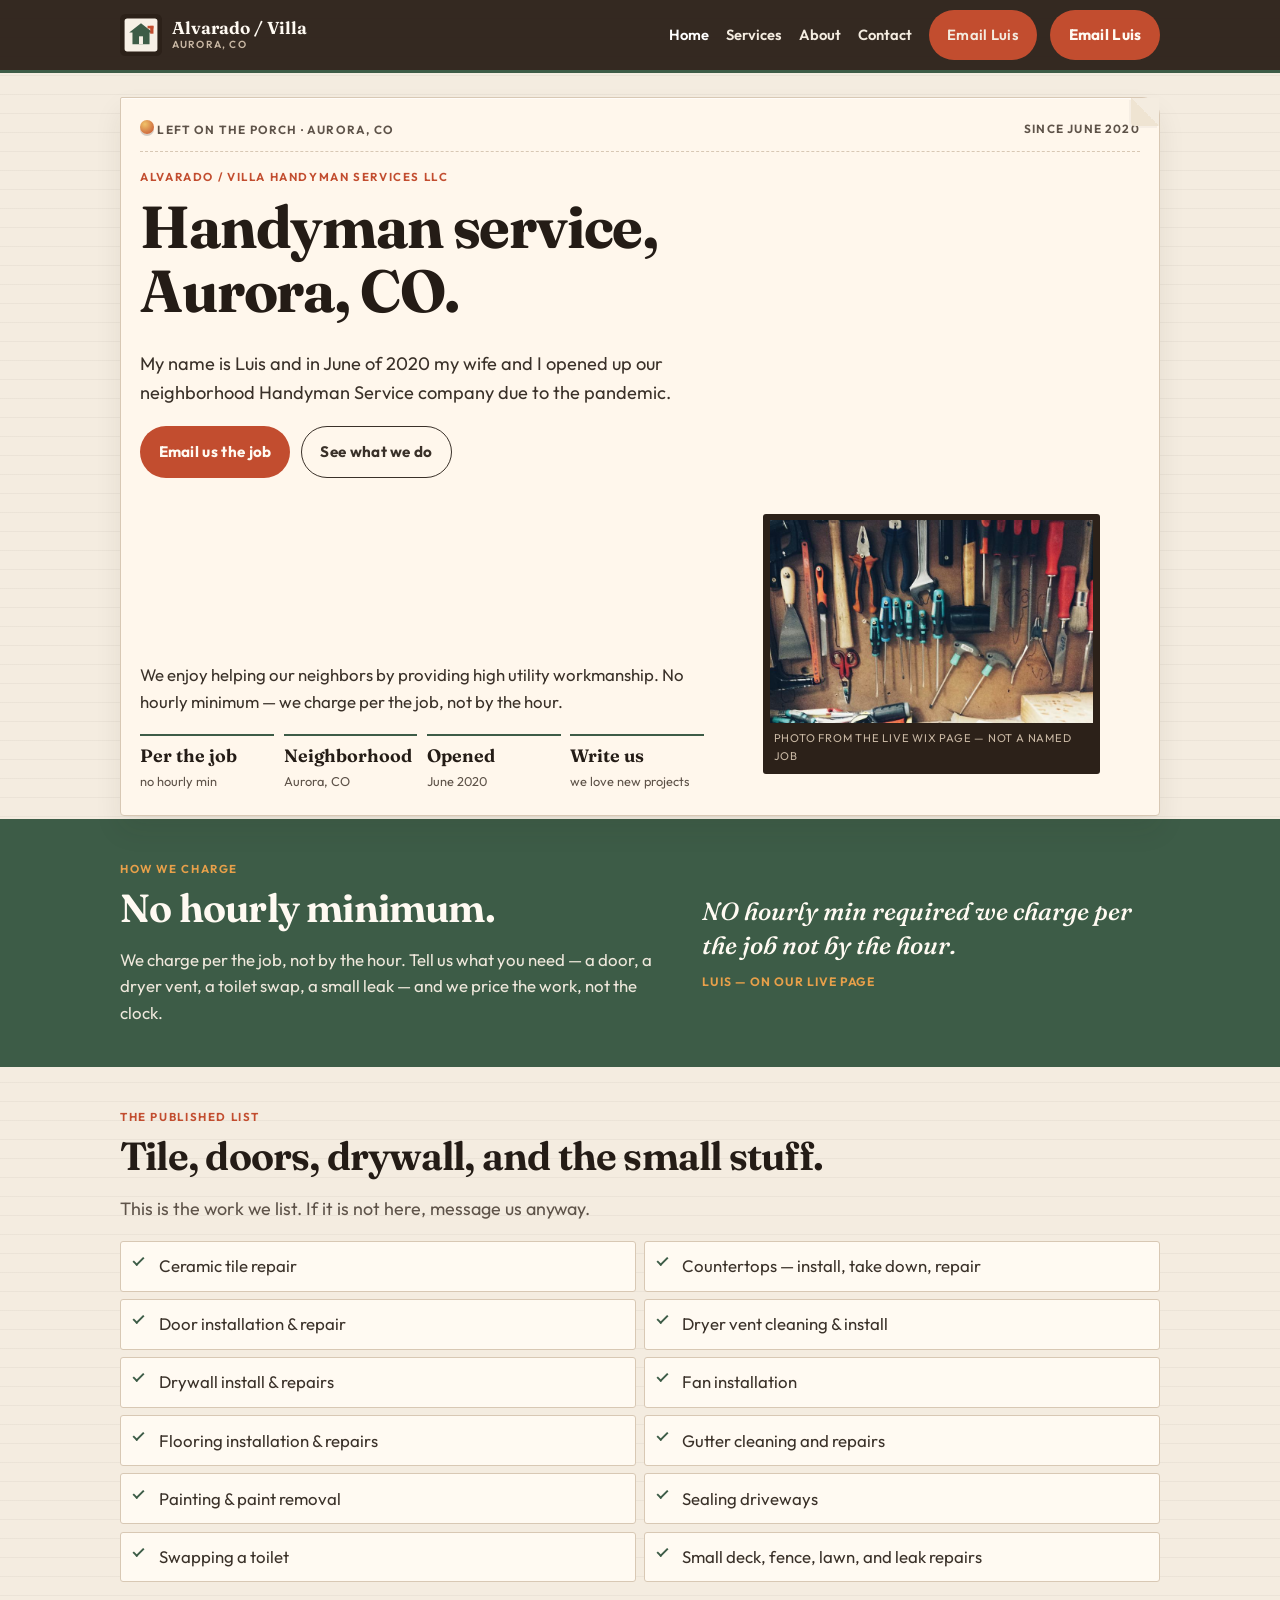
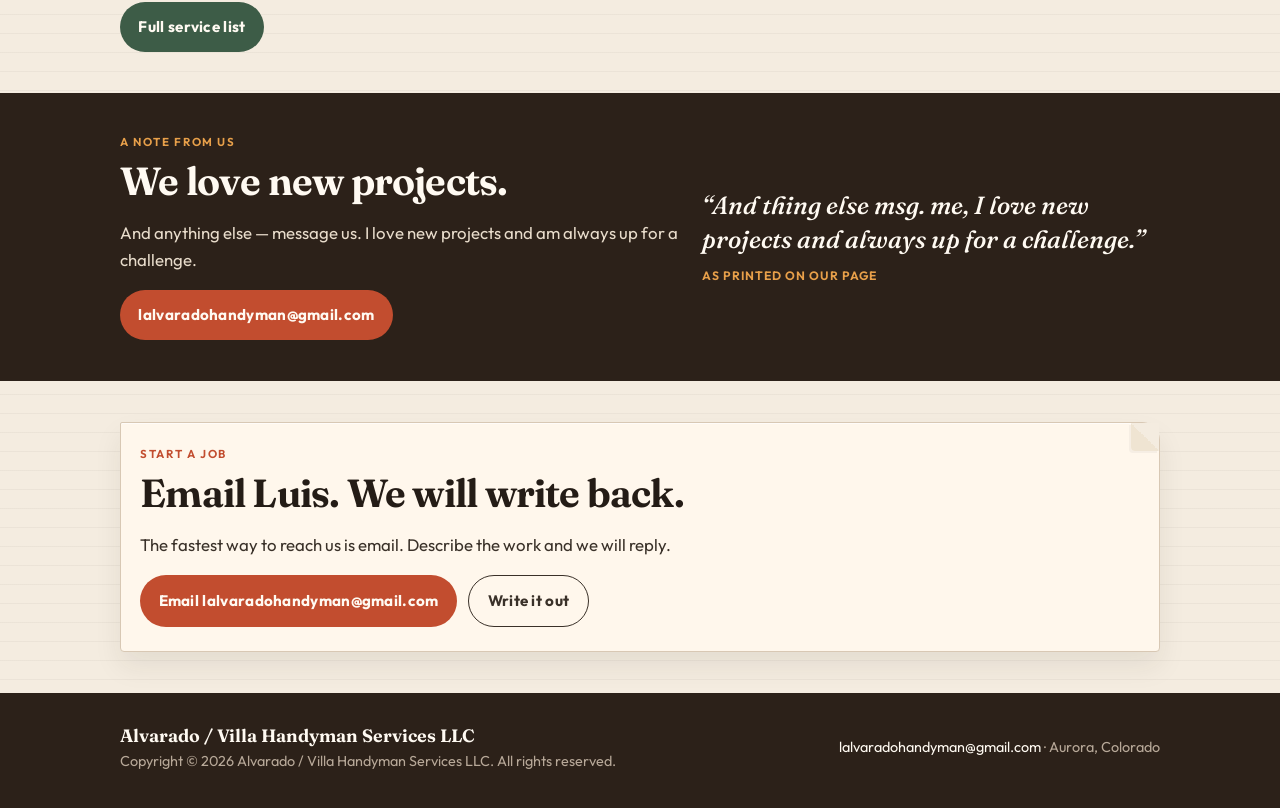
<file: index.html>
<!DOCTYPE html>
<html lang="en">
<head>
  <meta charset="utf-8">
  <meta name="viewport" content="width=device-width, initial-scale=1">
  <title>Alvarado / Villa Handyman Services LLC | Neighborhood handyman in Aurora, CO</title>
  <meta name="description" content="Neighborhood handyman in Aurora, CO. We opened in June 2020. We charge per the job, not by the hour. Email lalvaradohandyman@gmail.com.">
  <link rel="icon" href="assets/favicon.svg" type="image/svg+xml">
  <link rel="icon" href="assets/favicon.png" type="image/png">
  <link rel="apple-touch-icon" href="assets/apple-touch.png">
  <meta name="theme-color" content="#2c2119">
  <link rel="preconnect" href="https://fonts.googleapis.com">
  <link rel="preconnect" href="https://fonts.gstatic.com" crossorigin>
  <link href="https://fonts.googleapis.com/css2?family=Fraunces:ital,opsz,wght@0,9..144,500;0,9..144,650;0,9..144,700;1,9..144,500&family=Outfit:wght@400;600;650;700&display=swap" rel="stylesheet">
  <link rel="stylesheet" href="assets/styles.css">
  <script type="application/ld+json">
{"@context":"https://schema.org","@type":"HomeAndConstructionBusiness","name":"Alvarado / Villa Handyman Services LLC","image":"assets/tools.jpg","email":"lalvaradohandyman@gmail.com","url":"https://lalvaradohandyman.wixsite.com/website","address":{"@type":"PostalAddress","addressLocality":"Aurora","addressRegion":"CO","addressCountry":"US"},"founder":{"@type":"Person","name":"Luis"},"areaServed":"Aurora, Colorado","description":"Neighborhood handyman service in Aurora, Colorado. Opened June 2020. We charge per the job, not by the hour."}
</script>
</head>
<body>
  <a class="skip" href="#main">Skip to content</a>
  <header class="site-header">
    <div class="wrap header-inner">
      <a class="logo" href="index.html">
        <img src="assets/mark.svg" alt="">
        <span class="logo-word">Alvarado / Villa<span>Aurora, CO</span></span>
      </a>
      <button class="menu-toggle" type="button" aria-expanded="false" aria-label="Open menu"><span></span></button>
      <nav class="nav" aria-label="Primary">
        <a href="index.html" aria-current="page">Home</a>
        <a href="services.html">Services</a>
        <a href="about.html">About</a>
        <a href="contact.html">Contact</a>
        <a class="btn btn-rust" href="mailto:lalvaradohandyman@gmail.com">Email Luis</a>
      </nav>
      <a class="btn btn-rust header-cta" href="mailto:lalvaradohandyman@gmail.com">Email Luis</a>
    </div>
  </header>

  <main id="main">
    <section class="hero">
      <div class="wrap">
        <div class="note">
          <div class="note-head">
            <span><i class="pin" aria-hidden="true"></i> Left on the porch · Aurora, CO</span>
            <span>Since June 2020</span>
          </div>
          <p class="eyebrow">Alvarado / Villa Handyman Services LLC</p>
          <h1>Handyman service, Aurora, CO.</h1>
          <p class="lede">My name is Luis and in June of 2020 my wife and I opened up our neighborhood Handyman Service company due to the pandemic.</p>
          <div class="hero-actions">
            <a class="btn btn-rust" href="mailto:lalvaradohandyman@gmail.com">Email us the job</a>
            <a class="btn btn-ghost" href="services.html">See what we do</a>
          </div>
          <div class="hero-grid">
            <div>
              <p>We enjoy helping our neighbors by providing high utility workmanship. No hourly minimum — we charge per the job, not by the hour.</p>
              <div class="meta-row">
                <div><strong>Per the job</strong> no hourly min</div>
                <div><strong>Neighborhood</strong> Aurora, CO</div>
                <div><strong>Opened</strong> June 2020</div>
                <div><strong>Write us</strong> we love new projects</div>
              </div>
            </div>
            <figure class="photo-frame">
              <img src="assets/tools.jpg" alt="Hand tools hung on a wooden shop wall — photo from the Alvarado / Villa live site">
              <figcaption>Photo from the live Wix page — not a named job</figcaption>
            </figure>
          </div>
        </div>
      </div>
    </section>

    <section class="band-sage">
      <div class="wrap split">
        <div>
          <p class="kicker">How we charge</p>
          <h2>No hourly minimum.</h2>
          <p>We charge per the job, not by the hour. Tell us what you need — a door, a dryer vent, a toilet swap, a small leak — and we price the work, not the clock.</p>
        </div>
        <blockquote class="quote">
          NO hourly min required we charge per the job not by the hour.
          <cite>Luis — on our live page</cite>
        </blockquote>
      </div>
    </section>

    <section>
      <div class="wrap">
        <p class="kicker">The published list</p>
        <h2>Tile, doors, drywall, and the small stuff.</h2>
        <p class="lede">This is the work we list. If it is not here, message us anyway.</p>
        <ul class="checklist two" style="margin-top:1.1rem">
          <li>Ceramic tile repair</li>
          <li>Countertops — install, take down, repair</li>
          <li>Door installation &amp; repair</li>
          <li>Dryer vent cleaning &amp; install</li>
          <li>Drywall install &amp; repairs</li>
          <li>Fan installation</li>
          <li>Flooring installation &amp; repairs</li>
          <li>Gutter cleaning and repairs</li>
          <li>Painting &amp; paint removal</li>
          <li>Sealing driveways</li>
          <li>Swapping a toilet</li>
          <li>Small deck, fence, lawn, and leak repairs</li>
        </ul>
        <p class="actions" style="margin-top:1.2rem"><a class="btn btn-sage" href="services.html">Full service list</a></p>
      </div>
    </section>

    <section class="band-cedar">
      <div class="wrap split">
        <div>
          <p class="kicker">A note from us</p>
          <h2>We love new projects.</h2>
          <p>And anything else — message us. I love new projects and am always up for a challenge.</p>
          <p class="actions"><a class="btn btn-rust" href="mailto:lalvaradohandyman@gmail.com">lalvaradohandyman@gmail.com</a></p>
        </div>
        <blockquote class="quote">
          “And thing else msg. me, I love new projects and always up for a challenge.”
          <cite>As printed on our page</cite>
        </blockquote>
      </div>
    </section>

    <section>
      <div class="wrap note">
        <p class="kicker">Start a job</p>
        <h2>Email Luis. We will write back.</h2>
        <p>The fastest way to reach us is email. Describe the work and we will reply.</p>
        <p class="actions">
          <a class="btn btn-rust" href="mailto:lalvaradohandyman@gmail.com">Email lalvaradohandyman@gmail.com</a>
          <a class="btn btn-ghost" href="contact.html">Write it out</a>
        </p>
      </div>
    </section>
  </main>

  <footer class="site-footer">
    <div class="wrap footer-inner">
      <div>
        <div class="footer-brand">Alvarado / Villa Handyman Services LLC</div>
        <p>Copyright © 2026 Alvarado / Villa Handyman Services LLC. All rights reserved.</p>
      </div>
      <p>
        <a href="mailto:lalvaradohandyman@gmail.com">lalvaradohandyman@gmail.com</a> ·
        Aurora, Colorado
      </p>
    </div>
  </footer>
  <nav class="dock" aria-label="Quick contact">
    <a href="mailto:lalvaradohandyman@gmail.com">Email Luis</a>
    <a href="contact.html">Write a note</a>
  </nav>
  <script src="assets/site.js"></script>
</body>
</html>
</file>
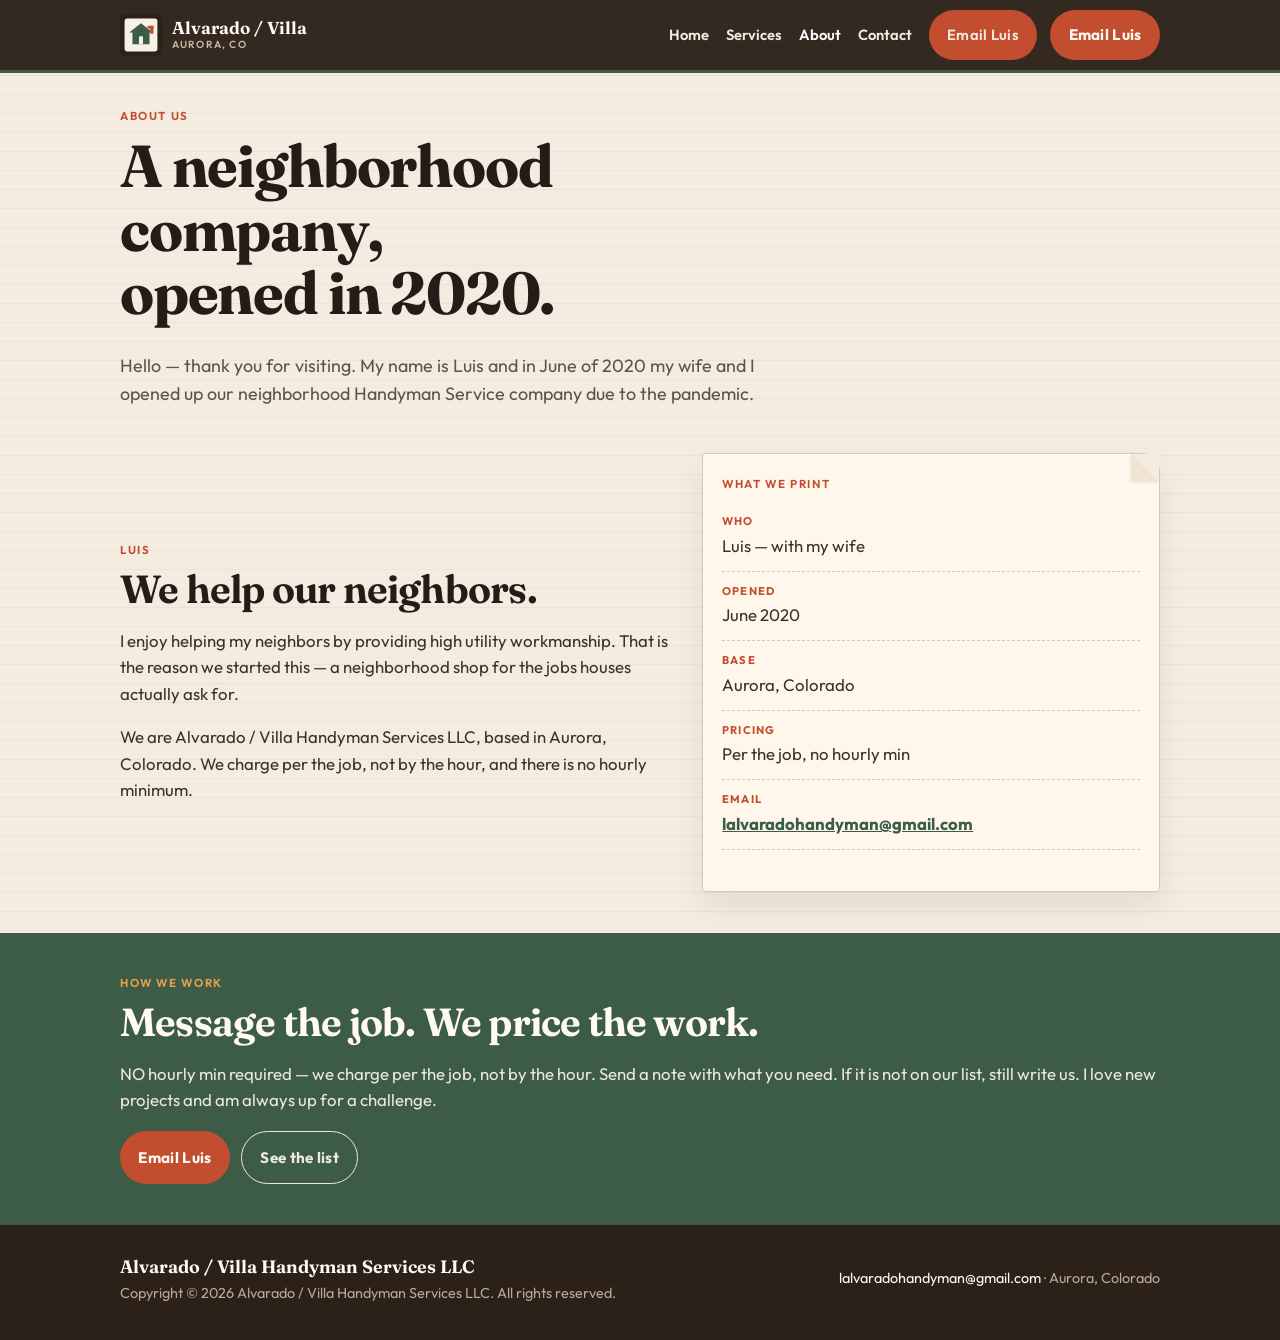
<file: about.html>
<!DOCTYPE html>
<html lang="en">
<head>
  <meta charset="utf-8">
  <meta name="viewport" content="width=device-width, initial-scale=1">
  <title>About Luis | Alvarado / Villa Handyman Services LLC</title>
  <meta name="description" content="My name is Luis. In June of 2020 my wife and I opened our neighborhood handyman company in Aurora, CO.">
  <link rel="icon" href="assets/favicon.svg" type="image/svg+xml">
  <link rel="icon" href="assets/favicon.png" type="image/png">
  <link rel="apple-touch-icon" href="assets/apple-touch.png">
  <meta name="theme-color" content="#2c2119">
  <link rel="preconnect" href="https://fonts.googleapis.com">
  <link rel="preconnect" href="https://fonts.gstatic.com" crossorigin>
  <link href="https://fonts.googleapis.com/css2?family=Fraunces:ital,opsz,wght@0,9..144,500;0,9..144,650;0,9..144,700;1,9..144,500&family=Outfit:wght@400;600;650;700&display=swap" rel="stylesheet">
  <link rel="stylesheet" href="assets/styles.css">
</head>
<body>
  <a class="skip" href="#main">Skip to content</a>
  <header class="site-header">
    <div class="wrap header-inner">
      <a class="logo" href="index.html">
        <img src="assets/mark.svg" alt="">
        <span class="logo-word">Alvarado / Villa<span>Aurora, CO</span></span>
      </a>
      <button class="menu-toggle" type="button" aria-expanded="false" aria-label="Open menu"><span></span></button>
      <nav class="nav" aria-label="Primary">
        <a href="index.html">Home</a>
        <a href="services.html">Services</a>
        <a href="about.html" aria-current="page">About</a>
        <a href="contact.html">Contact</a>
        <a class="btn btn-rust" href="mailto:lalvaradohandyman@gmail.com">Email Luis</a>
      </nav>
      <a class="btn btn-rust header-cta" href="mailto:lalvaradohandyman@gmail.com">Email Luis</a>
    </div>
  </header>

  <main id="main">
    <section class="page-hero">
      <div class="wrap">
        <p class="eyebrow">About us</p>
        <h1>A neighborhood company, opened in 2020.</h1>
        <p class="lede">Hello — thank you for visiting. My name is Luis and in June of 2020 my wife and I opened up our neighborhood Handyman Service company due to the pandemic.</p>
      </div>
    </section>

    <section>
      <div class="wrap split">
        <div>
          <p class="kicker">Luis</p>
          <h2>We help our neighbors.</h2>
          <p>I enjoy helping my neighbors by providing high utility workmanship. That is the reason we started this — a neighborhood shop for the jobs houses actually ask for.</p>
          <p>We are Alvarado / Villa Handyman Services LLC, based in Aurora, Colorado. We charge per the job, not by the hour, and there is no hourly minimum.</p>
        </div>
        <div class="note">
          <p class="kicker">What we print</p>
          <ul class="contact-list">
            <li><span>Who</span>Luis — with my wife</li>
            <li><span>Opened</span>June 2020</li>
            <li><span>Base</span>Aurora, Colorado</li>
            <li><span>Pricing</span>Per the job, no hourly min</li>
            <li><span>Email</span><a href="mailto:lalvaradohandyman@gmail.com">lalvaradohandyman@gmail.com</a></li>
          </ul>
        </div>
      </div>
    </section>

    <section class="band-sage">
      <div class="wrap">
        <p class="kicker">How we work</p>
        <h2>Message the job. We price the work.</h2>
        <p>NO hourly min required — we charge per the job, not by the hour. Send a note with what you need. If it is not on our list, still write us. I love new projects and am always up for a challenge.</p>
        <p class="actions" style="margin-top:1.1rem">
          <a class="btn btn-rust" href="mailto:lalvaradohandyman@gmail.com">Email Luis</a>
          <a class="btn btn-ghost" href="services.html">See the list</a>
        </p>
      </div>
    </section>
  </main>

  <footer class="site-footer">
    <div class="wrap footer-inner">
      <div>
        <div class="footer-brand">Alvarado / Villa Handyman Services LLC</div>
        <p>Copyright © 2026 Alvarado / Villa Handyman Services LLC. All rights reserved.</p>
      </div>
      <p>
        <a href="mailto:lalvaradohandyman@gmail.com">lalvaradohandyman@gmail.com</a> ·
        Aurora, Colorado
      </p>
    </div>
  </footer>
  <nav class="dock" aria-label="Quick contact">
    <a href="mailto:lalvaradohandyman@gmail.com">Email Luis</a>
    <a href="contact.html">Write a note</a>
  </nav>
  <script src="assets/site.js"></script>
</body>
</html>
</file>
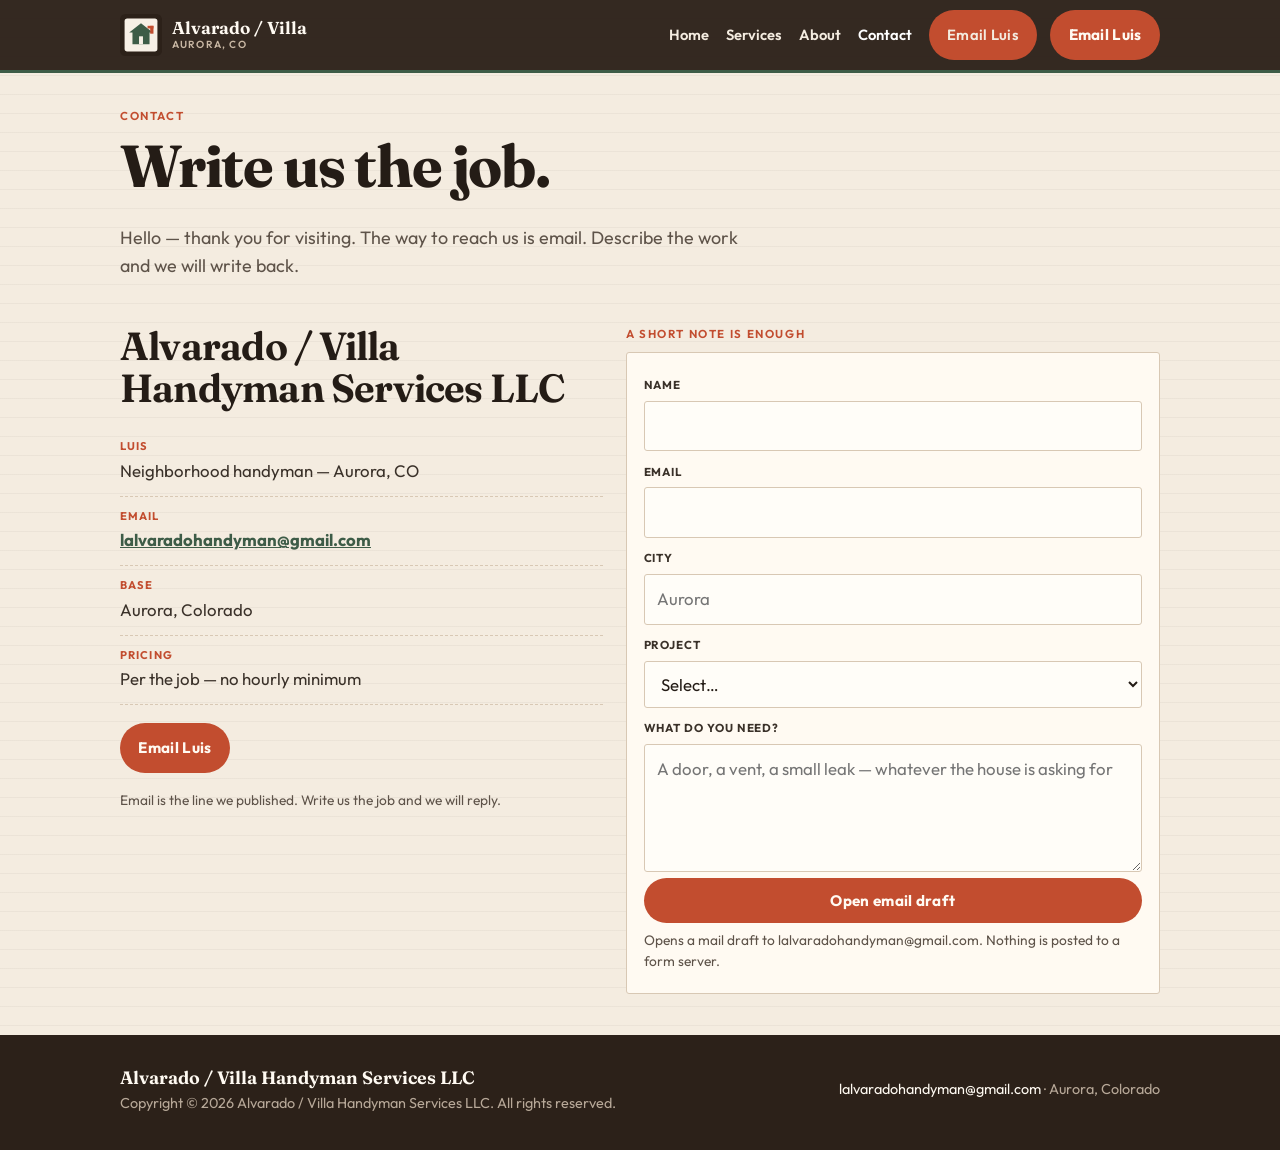
<file: contact.html>
<!DOCTYPE html>
<html lang="en">
<head>
  <meta charset="utf-8">
  <meta name="viewport" content="width=device-width, initial-scale=1">
  <title>Contact | Alvarado / Villa Handyman Services LLC — Aurora</title>
  <meta name="description" content="Email Luis at lalvaradohandyman@gmail.com. Neighborhood handyman in Aurora, CO.">
  <link rel="icon" href="assets/favicon.svg" type="image/svg+xml">
  <link rel="icon" href="assets/favicon.png" type="image/png">
  <link rel="apple-touch-icon" href="assets/apple-touch.png">
  <meta name="theme-color" content="#2c2119">
  <link rel="preconnect" href="https://fonts.googleapis.com">
  <link rel="preconnect" href="https://fonts.gstatic.com" crossorigin>
  <link href="https://fonts.googleapis.com/css2?family=Fraunces:ital,opsz,wght@0,9..144,500;0,9..144,650;0,9..144,700;1,9..144,500&family=Outfit:wght@400;600;650;700&display=swap" rel="stylesheet">
  <link rel="stylesheet" href="assets/styles.css">
</head>
<body>
  <a class="skip" href="#main">Skip to content</a>
  <header class="site-header">
    <div class="wrap header-inner">
      <a class="logo" href="index.html">
        <img src="assets/mark.svg" alt="">
        <span class="logo-word">Alvarado / Villa<span>Aurora, CO</span></span>
      </a>
      <button class="menu-toggle" type="button" aria-expanded="false" aria-label="Open menu"><span></span></button>
      <nav class="nav" aria-label="Primary">
        <a href="index.html">Home</a>
        <a href="services.html">Services</a>
        <a href="about.html">About</a>
        <a href="contact.html" aria-current="page">Contact</a>
        <a class="btn btn-rust" href="mailto:lalvaradohandyman@gmail.com">Email Luis</a>
      </nav>
      <a class="btn btn-rust header-cta" href="mailto:lalvaradohandyman@gmail.com">Email Luis</a>
    </div>
  </header>

  <main id="main">
    <section class="page-hero">
      <div class="wrap">
        <p class="eyebrow">Contact</p>
        <h1>Write us the job.</h1>
        <p class="lede">Hello — thank you for visiting. The way to reach us is email. Describe the work and we will write back.</p>
      </div>
    </section>

    <section>
      <div class="wrap contact-grid">
        <div>
          <h2>Alvarado / Villa Handyman Services LLC</h2>
          <ul class="contact-list">
            <li><span>Luis</span>Neighborhood handyman — Aurora, CO</li>
            <li><span>Email</span><a href="mailto:lalvaradohandyman@gmail.com">lalvaradohandyman@gmail.com</a></li>
            <li><span>Base</span>Aurora, Colorado</li>
            <li><span>Pricing</span>Per the job — no hourly minimum</li>
          </ul>
          <p class="actions">
            <a class="btn btn-rust" href="mailto:lalvaradohandyman@gmail.com">Email Luis</a>
          </p>
          <p class="note-text" style="margin-top:1rem">Email is the line we published. Write us the job and we will reply.</p>
        </div>
        <div>
          <p class="kicker">A short note is enough</p>
          <form data-quote-form>
            <label for="name">Name</label>
            <input id="name" name="name" autocomplete="name">
            <label for="email">Email</label>
            <input id="email" name="email" type="email" required autocomplete="email">
            <label for="city">City</label>
            <input id="city" name="city" autocomplete="address-level2" placeholder="Aurora">
            <label for="project">Project</label>
            <select id="project" name="project">
              <option value="">Select…</option>
              <option>Ceramic tile repair</option>
              <option>Countertops</option>
              <option>Door installation or repair</option>
              <option>Dryer vent</option>
              <option>Drywall</option>
              <option>Fan installation</option>
              <option>Flooring</option>
              <option>Gutters</option>
              <option>Painting</option>
              <option>Driveway sealing</option>
              <option>Toilet swap</option>
              <option>Deck / fence / lawn / leak</option>
              <option>Something else</option>
            </select>
            <label for="message">What do you need?</label>
            <textarea id="message" name="message" placeholder="A door, a vent, a small leak — whatever the house is asking for"></textarea>
            <button class="btn btn-rust" type="submit">Open email draft</button>
            <p class="note-text">Opens a mail draft to lalvaradohandyman@gmail.com. Nothing is posted to a form server.</p>
          </form>
        </div>
      </div>
    </section>
  </main>

  <footer class="site-footer">
    <div class="wrap footer-inner">
      <div>
        <div class="footer-brand">Alvarado / Villa Handyman Services LLC</div>
        <p>Copyright © 2026 Alvarado / Villa Handyman Services LLC. All rights reserved.</p>
      </div>
      <p>
        <a href="mailto:lalvaradohandyman@gmail.com">lalvaradohandyman@gmail.com</a> ·
        Aurora, Colorado
      </p>
    </div>
  </footer>
  <nav class="dock" aria-label="Quick contact">
    <a href="mailto:lalvaradohandyman@gmail.com">Email Luis</a>
    <a href="contact.html">Write a note</a>
  </nav>
  <script src="assets/site.js"></script>
</body>
</html>
</file>
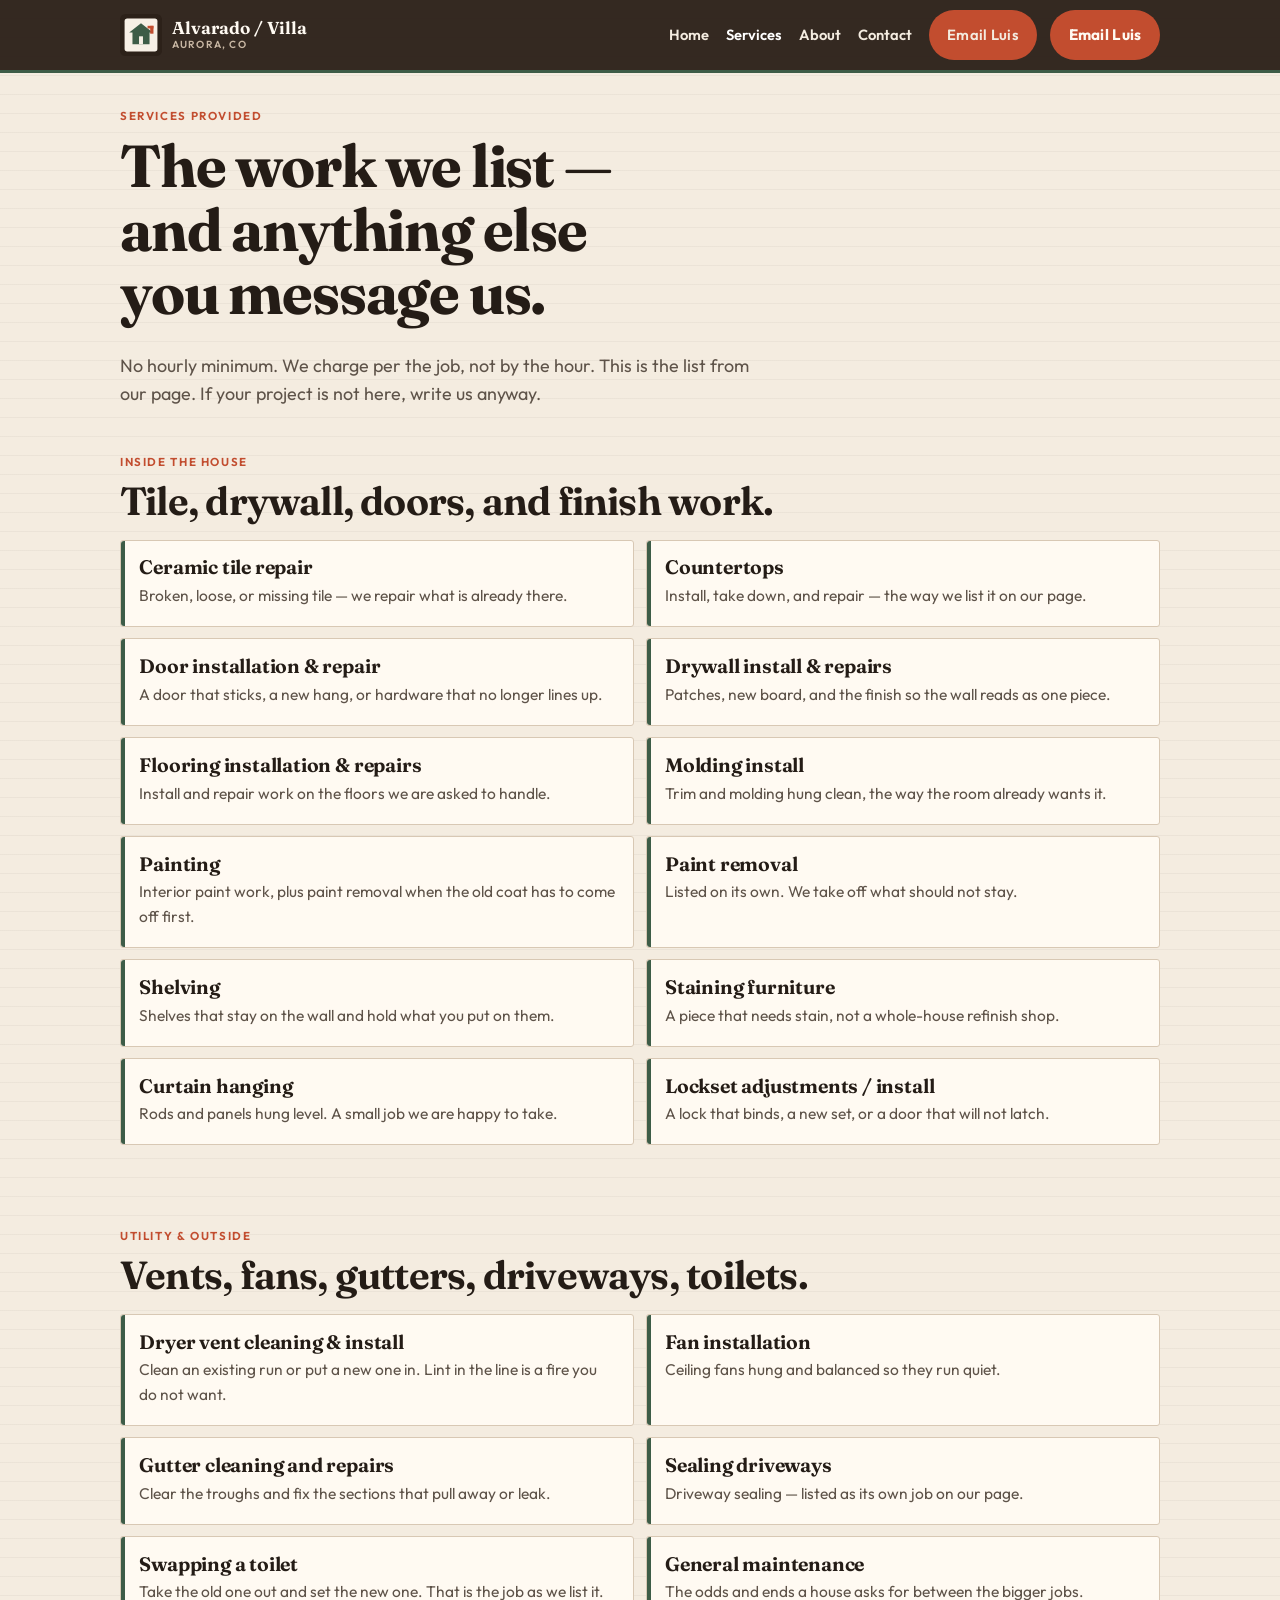
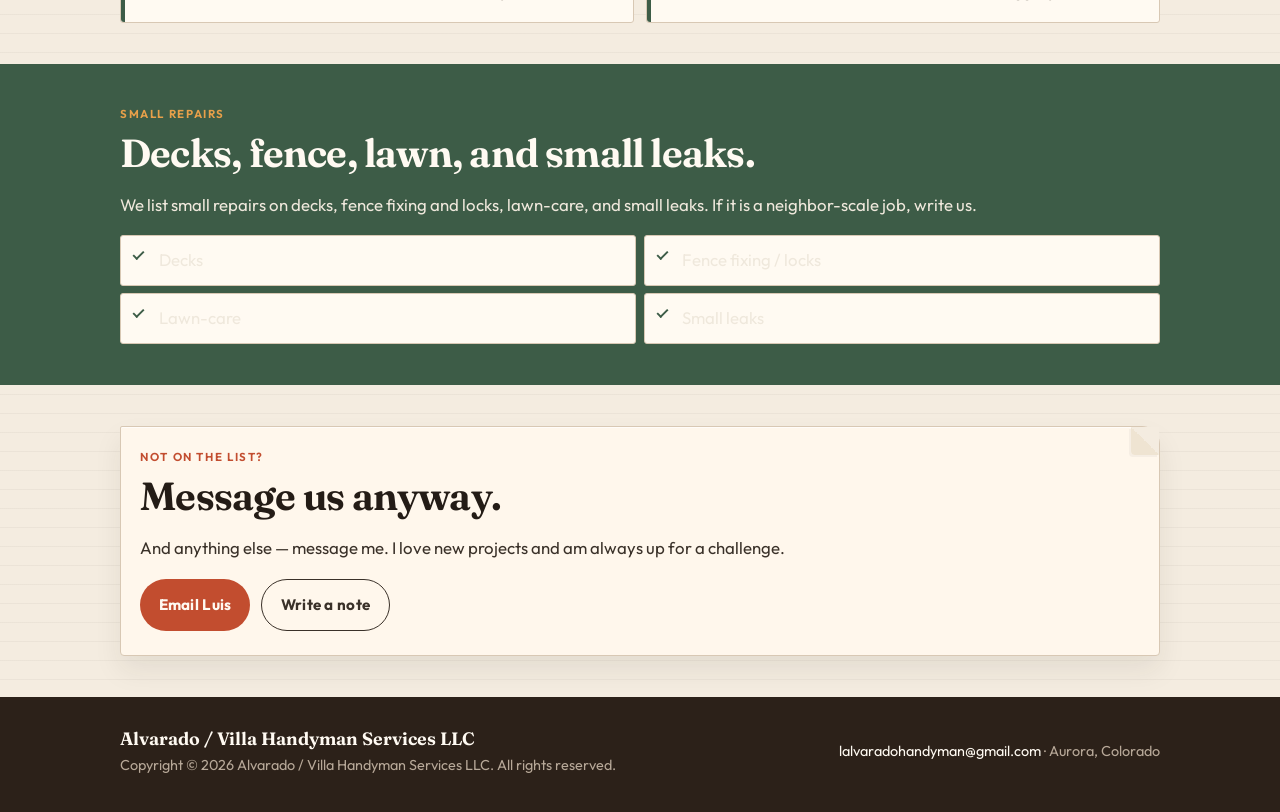
<file: services.html>
<!DOCTYPE html>
<html lang="en">
<head>
  <meta charset="utf-8">
  <meta name="viewport" content="width=device-width, initial-scale=1">
  <title>Services | Alvarado / Villa Handyman Services LLC</title>
  <meta name="description" content="Tile, countertops, doors, dryer vents, drywall, fans, flooring, gutters, painting, driveway sealing, toilets, and small deck, fence, lawn, and leak repairs. Aurora, CO.">
  <link rel="icon" href="assets/favicon.svg" type="image/svg+xml">
  <link rel="icon" href="assets/favicon.png" type="image/png">
  <link rel="apple-touch-icon" href="assets/apple-touch.png">
  <meta name="theme-color" content="#2c2119">
  <link rel="preconnect" href="https://fonts.googleapis.com">
  <link rel="preconnect" href="https://fonts.gstatic.com" crossorigin>
  <link href="https://fonts.googleapis.com/css2?family=Fraunces:ital,opsz,wght@0,9..144,500;0,9..144,650;0,9..144,700;1,9..144,500&family=Outfit:wght@400;600;650;700&display=swap" rel="stylesheet">
  <link rel="stylesheet" href="assets/styles.css">
</head>
<body>
  <a class="skip" href="#main">Skip to content</a>
  <header class="site-header">
    <div class="wrap header-inner">
      <a class="logo" href="index.html">
        <img src="assets/mark.svg" alt="">
        <span class="logo-word">Alvarado / Villa<span>Aurora, CO</span></span>
      </a>
      <button class="menu-toggle" type="button" aria-expanded="false" aria-label="Open menu"><span></span></button>
      <nav class="nav" aria-label="Primary">
        <a href="index.html">Home</a>
        <a href="services.html" aria-current="page">Services</a>
        <a href="about.html">About</a>
        <a href="contact.html">Contact</a>
        <a class="btn btn-rust" href="mailto:lalvaradohandyman@gmail.com">Email Luis</a>
      </nav>
      <a class="btn btn-rust header-cta" href="mailto:lalvaradohandyman@gmail.com">Email Luis</a>
    </div>
  </header>

  <main id="main">
    <section class="page-hero">
      <div class="wrap">
        <p class="eyebrow">Services provided</p>
        <h1>The work we list — and anything else you message us.</h1>
        <p class="lede">No hourly minimum. We charge per the job, not by the hour. This is the list from our page. If your project is not here, write us anyway.</p>
      </div>
    </section>

    <section>
      <div class="wrap">
        <p class="kicker">Inside the house</p>
        <h2>Tile, drywall, doors, and finish work.</h2>
        <div class="cards two" style="margin-top:1.1rem">
          <article class="service"><h3>Ceramic tile repair</h3><p>Broken, loose, or missing tile — we repair what is already there.</p></article>
          <article class="service"><h3>Countertops</h3><p>Install, take down, and repair — the way we list it on our page.</p></article>
          <article class="service"><h3>Door installation &amp; repair</h3><p>A door that sticks, a new hang, or hardware that no longer lines up.</p></article>
          <article class="service"><h3>Drywall install &amp; repairs</h3><p>Patches, new board, and the finish so the wall reads as one piece.</p></article>
          <article class="service"><h3>Flooring installation &amp; repairs</h3><p>Install and repair work on the floors we are asked to handle.</p></article>
          <article class="service"><h3>Molding install</h3><p>Trim and molding hung clean, the way the room already wants it.</p></article>
          <article class="service"><h3>Painting</h3><p>Interior paint work, plus paint removal when the old coat has to come off first.</p></article>
          <article class="service"><h3>Paint removal</h3><p>Listed on its own. We take off what should not stay.</p></article>
          <article class="service"><h3>Shelving</h3><p>Shelves that stay on the wall and hold what you put on them.</p></article>
          <article class="service"><h3>Staining furniture</h3><p>A piece that needs stain, not a whole-house refinish shop.</p></article>
          <article class="service"><h3>Curtain hanging</h3><p>Rods and panels hung level. A small job we are happy to take.</p></article>
          <article class="service"><h3>Lockset adjustments / install</h3><p>A lock that binds, a new set, or a door that will not latch.</p></article>
        </div>
      </div>
    </section>

    <section>
      <div class="wrap">
        <p class="kicker">Utility &amp; outside</p>
        <h2>Vents, fans, gutters, driveways, toilets.</h2>
        <div class="cards two" style="margin-top:1.1rem">
          <article class="service"><h3>Dryer vent cleaning &amp; install</h3><p>Clean an existing run or put a new one in. Lint in the line is a fire you do not want.</p></article>
          <article class="service"><h3>Fan installation</h3><p>Ceiling fans hung and balanced so they run quiet.</p></article>
          <article class="service"><h3>Gutter cleaning and repairs</h3><p>Clear the troughs and fix the sections that pull away or leak.</p></article>
          <article class="service"><h3>Sealing driveways</h3><p>Driveway sealing — listed as its own job on our page.</p></article>
          <article class="service"><h3>Swapping a toilet</h3><p>Take the old one out and set the new one. That is the job as we list it.</p></article>
          <article class="service"><h3>General maintenance</h3><p>The odds and ends a house asks for between the bigger jobs.</p></article>
        </div>
      </div>
    </section>

    <section class="band-sage">
      <div class="wrap">
        <p class="kicker">Small repairs</p>
        <h2>Decks, fence, lawn, and small leaks.</h2>
        <p>We list small repairs on decks, fence fixing and locks, lawn-care, and small leaks. If it is a neighbor-scale job, write us.</p>
        <ul class="checklist two" style="margin-top:1rem">
          <li>Decks</li>
          <li>Fence fixing / locks</li>
          <li>Lawn-care</li>
          <li>Small leaks</li>
        </ul>
      </div>
    </section>

    <section>
      <div class="wrap note">
        <p class="kicker">Not on the list?</p>
        <h2>Message us anyway.</h2>
        <p>And anything else — message me. I love new projects and am always up for a challenge.</p>
        <p class="actions">
          <a class="btn btn-rust" href="mailto:lalvaradohandyman@gmail.com">Email Luis</a>
          <a class="btn btn-ghost" href="contact.html">Write a note</a>
        </p>
      </div>
    </section>
  </main>

  <footer class="site-footer">
    <div class="wrap footer-inner">
      <div>
        <div class="footer-brand">Alvarado / Villa Handyman Services LLC</div>
        <p>Copyright © 2026 Alvarado / Villa Handyman Services LLC. All rights reserved.</p>
      </div>
      <p>
        <a href="mailto:lalvaradohandyman@gmail.com">lalvaradohandyman@gmail.com</a> ·
        Aurora, Colorado
      </p>
    </div>
  </footer>
  <nav class="dock" aria-label="Quick contact">
    <a href="mailto:lalvaradohandyman@gmail.com">Email Luis</a>
    <a href="contact.html">Write a note</a>
  </nav>
  <script src="assets/site.js"></script>
</body>
</html>
</file>
<file: assets/styles.css>
/* Alvarado / Villa Handyman — porch-note neighborhood look.
   Fence slats, mailbox rust, sage porch. Not a contractor job ticket. */

:root {
  --cream: #f4ece0;
  --paper: #fffaf2;
  --note: #fff7ec;
  --ink: #241c16;
  --ink-2: #3a3129;
  --mute: #5e5349;
  --rule: #d8c8b4;
  --cedar: #2c2119;
  --cedar-2: #3d2d22;
  --sage: #3d5c47;
  --sage-deep: #2d4635;
  --rust: #c24d2f;
  --rust-deep: #9a3a22;
  --flag: #e8a04a;
  --wrap: min(1040px, calc(100% - 1.5rem));
  --display: "Fraunces", "Iowan Old Style", Georgia, serif;
  --sans: "Outfit", "Segoe UI", sans-serif;
}

*, *::before, *::after { box-sizing: border-box; }
html { scroll-behavior: smooth; }
body {
  margin: 0;
  font-family: var(--sans);
  color: var(--ink-2);
  background:
    repeating-linear-gradient(
      180deg,
      transparent,
      transparent 18px,
      rgba(44, 33, 25, 0.045) 18px,
      rgba(44, 33, 25, 0.045) 19px
    ),
    var(--cream);
  line-height: 1.58;
  font-size: 1.05rem;
  -webkit-font-smoothing: antialiased;
  padding-bottom: 4.6rem;
}
@media (min-width: 760px) {
  body { padding-bottom: 0; }
}
img { max-width: 100%; height: auto; display: block; }
a { color: inherit; }
h1, h2, h3 {
  font-family: var(--display);
  font-weight: 650;
  letter-spacing: -0.02em;
  line-height: 1.08;
  margin: 0 0 0.45em;
  text-wrap: balance;
  color: var(--ink);
}
h1 { font-size: clamp(2.15rem, 8.2vw, 3.7rem); font-weight: 700; }
h2 { font-size: clamp(1.65rem, 4.4vw, 2.45rem); }
h3 { font-size: 1.22rem; letter-spacing: -0.01em; }
p { margin: 0 0 1em; }
p:last-child { margin-bottom: 0; }

.skip {
  position: absolute; left: -999px; top: 0;
  background: var(--cedar); color: var(--paper);
  padding: 0.5rem 0.8rem; z-index: 100;
}
.skip:focus { left: 0.5rem; top: 0.5rem; }
.wrap { width: var(--wrap); margin-inline: auto; }
.eyebrow, .kicker {
  font-family: var(--sans);
  font-weight: 650;
  text-transform: uppercase;
  letter-spacing: 0.14em;
  font-size: 0.72rem;
  color: var(--rust);
  margin: 0 0 0.55rem;
}
.lede { font-size: 1.12rem; color: var(--mute); max-width: 40rem; }

.site-header {
  position: sticky; top: 0; z-index: 40;
  background: rgba(44, 33, 25, 0.96);
  color: #f4ece0;
  border-bottom: 3px solid var(--sage);
}
.header-inner {
  display: flex; align-items: center; gap: 0.65rem; min-height: 70px;
}
.logo {
  display: flex; align-items: center; gap: 0.6rem;
  text-decoration: none; color: #fffaf2; min-width: 0;
}
.logo img, .logo svg { width: 42px; height: 42px; flex-shrink: 0; }
.logo-word {
  font-family: var(--display);
  font-size: 1.08rem;
  line-height: 1.05;
  font-weight: 650;
}
.logo-word span {
  display: block;
  font-family: var(--sans);
  font-size: 0.64rem;
  letter-spacing: 0.12em;
  text-transform: uppercase;
  color: #c9b8a4;
  font-weight: 600;
  margin-top: 0.18rem;
}
.nav { margin-left: auto; display: flex; align-items: center; gap: 1.05rem; }
.nav a {
  text-decoration: none;
  font-weight: 600;
  font-size: 0.92rem;
  color: #f4ece0;
}
.nav a[aria-current="page"], .nav a:hover { color: #fff; }
.header-cta { margin-left: 0.15rem; }
.menu-toggle {
  display: none; margin-left: auto; width: 44px; height: 44px;
  border: 1px solid #5a4638; background: transparent; cursor: pointer;
}
.menu-toggle span,
.menu-toggle span::before,
.menu-toggle span::after {
  display: block; width: 18px; height: 2px; background: #f4ece0;
  margin: 0 auto; position: relative; content: "";
}
.menu-toggle span::before { position: absolute; top: -6px; }
.menu-toggle span::after { position: absolute; top: 6px; }

.btn {
  display: inline-flex; align-items: center; justify-content: center;
  text-decoration: none; border: 0; cursor: pointer;
  font-family: var(--sans);
  font-weight: 700;
  letter-spacing: 0.02em;
  font-size: 0.95rem;
  padding: 0.82rem 1.15rem;
  min-height: 44px;
  border-radius: 999px;
  transition: transform 0.14s ease, background 0.14s ease;
}
.btn:hover { transform: translateY(-1px); }
.btn-rust { background: var(--rust); color: #fffaf2; }
.btn-rust:hover { background: var(--rust-deep); }
.btn-sage { background: var(--sage); color: #fffaf2; }
.btn-sage:hover { background: var(--sage-deep); }
.btn-ghost {
  background: transparent; color: inherit;
  border: 1.5px solid currentColor;
}
.hero-actions, .actions { display: flex; flex-wrap: wrap; gap: 0.7rem; }

.hero { padding: 1.5rem 0 0.2rem; }
.note {
  background: var(--note);
  border: 1px solid var(--rule);
  box-shadow:
    0 1px 0 rgba(255, 255, 255, 0.7) inset,
    0 14px 28px rgba(44, 33, 25, 0.08);
  padding: 1.35rem 1.2rem 1.5rem;
  position: relative;
  border-radius: 2px 18px 4px 4px;
}
.note::before {
  content: "";
  position: absolute;
  top: 0; right: 0;
  width: 28px; height: 28px;
  background:
    linear-gradient(225deg, var(--cream) 50%, #efe4d2 50%);
  border-bottom-left-radius: 4px;
  box-shadow: -2px 2px 0 rgba(44, 33, 25, 0.04);
}
.note-head {
  display: flex; justify-content: space-between; gap: 0.8rem; flex-wrap: wrap;
  padding-bottom: 0.75rem; margin-bottom: 1rem;
  border-bottom: 1px dashed var(--rule);
  font-size: 0.74rem;
  letter-spacing: 0.1em;
  text-transform: uppercase;
  font-weight: 650;
  color: var(--mute);
}
.pin {
  width: 14px; height: 14px;
  border-radius: 50%;
  background: radial-gradient(circle at 35% 30%, #f0c36a, var(--rust));
  box-shadow: 0 2px 0 rgba(44, 33, 25, 0.2);
  display: inline-block;
}
.hero h1 { max-width: 16ch; }
.hero .lede { color: var(--ink-2); font-size: 1.14rem; }
.hero-grid {
  display: grid;
  gap: 1.2rem;
  margin-top: 1.2rem;
}
.photo-frame {
  background: var(--cedar);
  padding: 0.4rem;
  color: #c9b8a4;
  border-radius: 3px;
}
.photo-frame img {
  width: 100%;
  aspect-ratio: 16 / 10;
  object-fit: cover;
}
.photo-frame figcaption {
  font-size: 0.7rem;
  letter-spacing: 0.07em;
  text-transform: uppercase;
  padding: 0.45rem 0.25rem 0.15rem;
}
.meta-row {
  display: grid;
  grid-template-columns: 1fr 1fr;
  gap: 0.6rem;
  margin-top: 1.15rem;
}
.meta-row div {
  border-top: 2px solid var(--sage);
  padding-top: 0.4rem;
  font-size: 0.8rem;
  color: var(--mute);
}
.meta-row strong {
  display: block;
  font-family: var(--display);
  font-size: 1.12rem;
  color: var(--ink);
  font-weight: 650;
}

section { padding: 2.55rem 0; }
.band-sage {
  background: var(--sage);
  color: #efe8dc;
}
.band-sage h2, .band-sage h3 { color: #fffaf2; }
.band-sage .kicker { color: #e8a04a; }
.band-sage .lede { color: #d8e2d6; }
.band-cedar {
  background: var(--cedar);
  color: #e8dccb;
}
.band-cedar h2 { color: #fffaf2; }
.band-cedar .kicker { color: #e8a04a; }

.split { display: grid; gap: 1.4rem; }
@media (min-width: 820px) {
  .hero-grid { grid-template-columns: 1.15fr 0.85fr; align-items: end; }
  .split { grid-template-columns: 1.1fr 0.9fr; align-items: center; }
  .meta-row { grid-template-columns: repeat(4, 1fr); }
}

.cards { display: grid; gap: 0.7rem; }
@media (min-width: 700px) {
  .cards.two { grid-template-columns: repeat(2, 1fr); }
  .cards.three { grid-template-columns: repeat(3, 1fr); }
}
.service {
  background: var(--paper);
  border: 1px solid var(--rule);
  padding: 1.05rem 1.05rem 1.15rem 1.15rem;
  border-radius: 3px;
  position: relative;
}
.service::before {
  content: "";
  position: absolute;
  left: 0; top: 0; bottom: 0;
  width: 4px;
  background: var(--sage);
  border-radius: 3px 0 0 3px;
}
.service h3 { margin-bottom: 0.3rem; }
.service p { color: var(--mute); font-size: 0.97rem; }

.checklist {
  list-style: none;
  margin: 0;
  padding: 0;
  display: grid;
  gap: 0.45rem;
}
@media (min-width: 700px) {
  .checklist.two { grid-template-columns: 1fr 1fr; }
}
.checklist li {
  background: var(--paper);
  border: 1px solid var(--rule);
  padding: 0.7rem 0.85rem 0.7rem 2.35rem;
  position: relative;
  border-radius: 3px;
}
.checklist li::before {
  content: "";
  position: absolute;
  left: 0.75rem;
  top: 0.95rem;
  width: 0.7rem;
  height: 0.38rem;
  border-left: 2.5px solid var(--sage);
  border-bottom: 2.5px solid var(--sage);
  transform: rotate(-45deg);
}

.quote {
  font-family: var(--display);
  font-style: italic;
  font-size: clamp(1.2rem, 2.8vw, 1.55rem);
  line-height: 1.35;
  color: #fffaf2;
  margin: 0;
  font-weight: 500;
}
.quote cite {
  display: block;
  margin-top: 0.75rem;
  font-family: var(--sans);
  font-style: normal;
  font-size: 0.76rem;
  letter-spacing: 0.08em;
  text-transform: uppercase;
  color: #e8a04a;
  font-weight: 650;
}

.price-chip {
  display: inline-block;
  background: #fff2cf;
  color: var(--ink);
  border: 1px dashed #d4b56a;
  padding: 0.55rem 0.85rem;
  font-weight: 650;
  font-size: 0.98rem;
  border-radius: 3px;
}

.contact-list { list-style: none; padding: 0; margin: 0 0 1.1rem; }
.contact-list li {
  padding: 0.7rem 0;
  border-bottom: 1px dashed var(--rule);
}
.contact-list span {
  display: block;
  text-transform: uppercase;
  letter-spacing: 0.1em;
  font-size: 0.7rem;
  color: var(--rust);
  margin-bottom: 0.12rem;
  font-weight: 700;
}
.contact-list a { font-weight: 700; color: var(--sage); }

form {
  display: grid; gap: 0.4rem;
  background: var(--paper);
  border: 1px solid var(--rule);
  padding: 1.15rem 1.05rem 1.25rem;
  border-radius: 3px;
}
label {
  font-weight: 700;
  text-transform: uppercase;
  letter-spacing: 0.08em;
  font-size: 0.72rem;
  margin-top: 0.3rem;
}
input, textarea, select {
  font: inherit;
  padding: 0.7rem 0.75rem;
  border: 1px solid var(--rule);
  background: #fffdf8;
  color: var(--ink);
  width: 100%;
  min-height: 44px;
  border-radius: 3px;
}
textarea { min-height: 8rem; resize: vertical; }
.note-text { font-size: 0.86rem; color: var(--mute); }
.contact-grid { display: grid; gap: 1.4rem; }
@media (min-width: 820px) {
  .contact-grid { grid-template-columns: 0.95fr 1.05fr; align-items: start; }
}

.page-hero { padding: 2.1rem 0 0.2rem; }
.page-hero h1 { max-width: 16ch; }

.site-footer {
  background: var(--cedar);
  color: #b7a898;
  padding: 1.8rem 0 2.2rem;
  font-size: 0.9rem;
}
.site-footer a { color: #fffaf2; text-decoration: none; }
.site-footer a:hover { text-decoration: underline; }
.footer-inner {
  display: flex; flex-wrap: wrap; gap: 0.7rem 1.3rem;
  justify-content: space-between; align-items: center;
}
.footer-brand {
  font-family: var(--display);
  color: #fffaf2;
  font-size: 1.12rem;
  font-weight: 650;
}

.dock {
  position: fixed; left: 0; right: 0; bottom: 0; z-index: 50;
  display: grid; grid-template-columns: 1fr 1fr;
  background: var(--cedar);
  border-top: 3px solid var(--sage);
}
.dock a {
  text-decoration: none;
  color: #fffaf2;
  font-weight: 700;
  font-size: 0.88rem;
  min-height: 52px;
  display: flex; align-items: center; justify-content: center;
}
.dock a:first-child { background: var(--rust); }
@media (min-width: 760px) { .dock { display: none; } }

@media (max-width: 759px) {
  .menu-toggle { display: block; }
  .header-cta { display: none; }
  .nav {
    display: none;
    position: absolute; left: 0; right: 0; top: 100%;
    background: var(--cedar-2);
    flex-direction: column; align-items: stretch;
    padding: 0.7rem 1rem 1rem;
    gap: 0;
  }
  .nav.is-open { display: flex; }
  .nav a { padding: 0.8rem 0.15rem; border-bottom: 1px solid #5a4638; }
  .nav .btn { margin-top: 0.7rem; }
}
</file>
